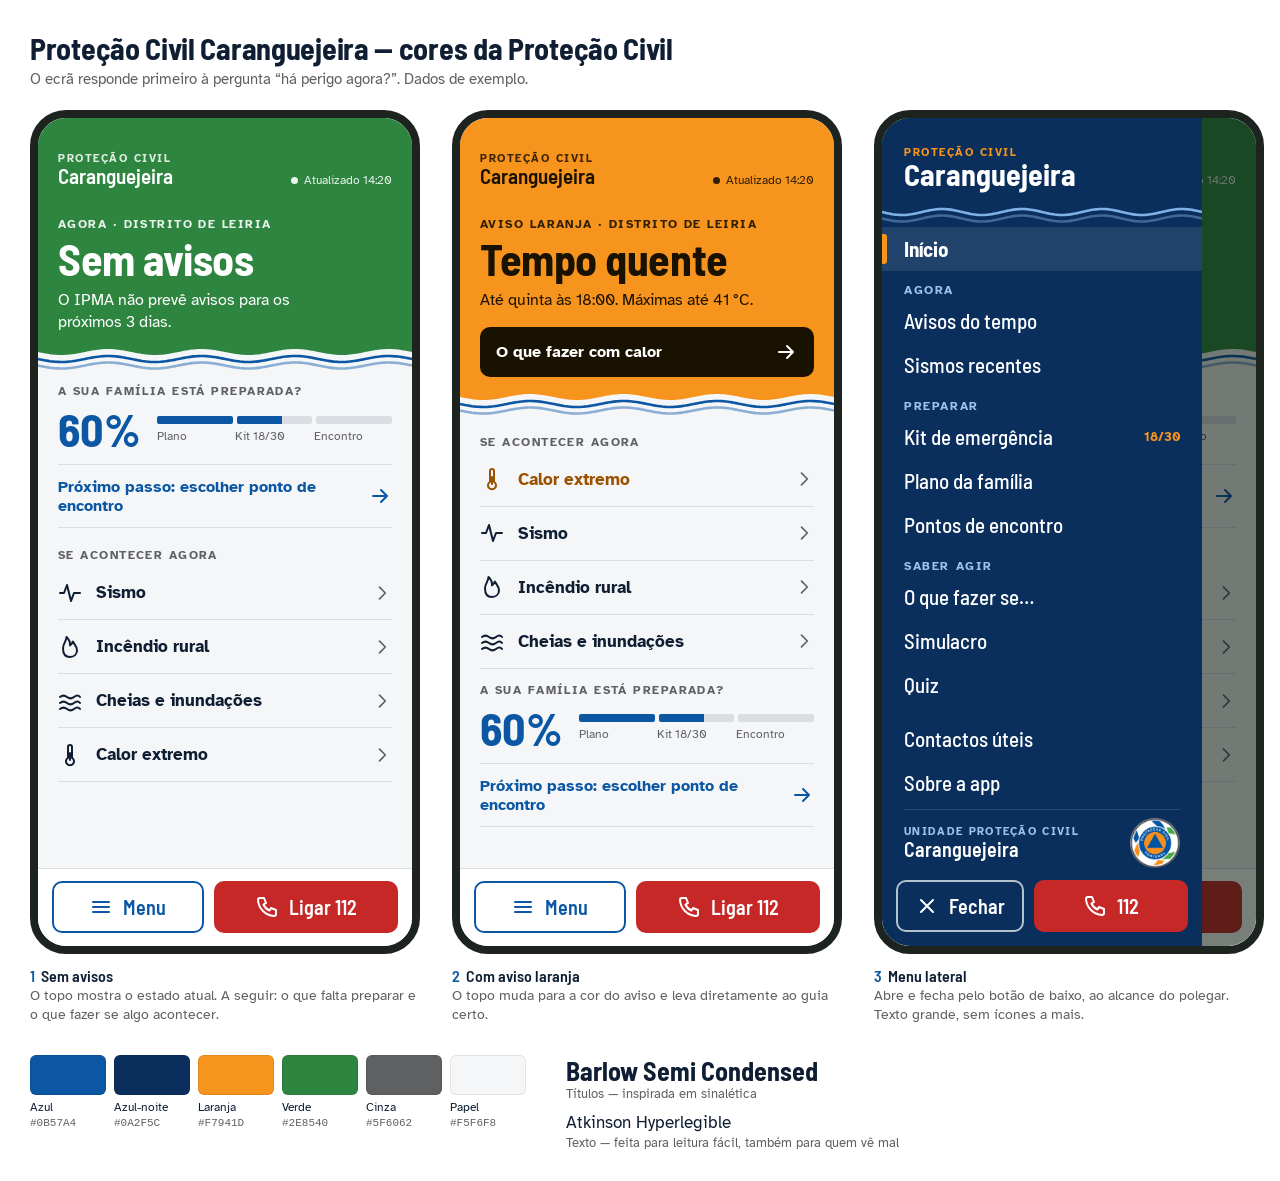
<file: docs/mockup/index.html>
<!doctype html>
<html lang="pt-PT">
<head>
<meta charset="utf-8">
<style>
  @font-face { font-family: "Atkinson"; src: url(fonts/atkinson-hyperlegible-latin-400-normal.woff2); font-weight: 400; }
  @font-face { font-family: "Atkinson"; src: url(fonts/atkinson-hyperlegible-latin-700-normal.woff2); font-weight: 700; }
  @font-face { font-family: "Barlow SC"; src: url(fonts/barlow-semi-condensed-latin-500-normal.woff2); font-weight: 500; }
  @font-face { font-family: "Barlow SC"; src: url(fonts/barlow-semi-condensed-latin-600-normal.woff2); font-weight: 600; }
  @font-face { font-family: "Barlow SC"; src: url(fonts/barlow-semi-condensed-latin-700-normal.woff2); font-weight: 700; }

  :root {
    --azul: #0B57A4;
    --azul-noite: #0A2F5C;
    --azul-luz: #9CC3EE;
    --laranja-pc: #F7941D;
    --verde: #2E8540;
    --papel: #F5F6F8;
    --linha: #DADDE2;
    --tinta: #0F1E33;
    --tinta-2: #5F6062;
    --laranja: #F7941D;
    --vermelho: #C62828;
  }
  * { box-sizing: border-box; margin: 0; padding: 0; }
  body { font-family: Atkinson, sans-serif; background: #fff; color: var(--tinta); width: 1294px; padding: 30px; }
  .h { font-family: "Barlow SC", sans-serif; }
  h1 { font-family: "Barlow SC"; font-weight: 700; font-size: 30px; letter-spacing: -.01em; }
  .lead { font-size: 15px; color: var(--tinta-2); margin: 4px 0 22px; }
  .phones { display: flex; gap: 32px; }
  .cap { font-family: "Barlow SC"; font-weight: 600; font-size: 16px; margin-top: 12px; }
  .cap span { color: var(--azul); margin-right: 6px; }
  .capsub { font-size: 13.5px; color: var(--tinta-2); margin-top: 2px; width: 390px; line-height: 1.4; }
  .phone { width: 390px; height: 844px; border-radius: 36px; border: 8px solid #1d2420; overflow: hidden; position: relative; background: var(--papel); }

  svg.i { width: 24px; height: 24px; fill: none; stroke: currentColor; stroke-width: 2; stroke-linecap: round; stroke-linejoin: round; flex: none; }

  /* status block */
  .status { color: #fff; padding: 34px 20px 14px; }
  .status.calmo { background: var(--verde); }
  .status.laranja { background: var(--laranja); color: #1A1200; }
  .top { display: flex; justify-content: space-between; align-items: flex-end; }
  .wm-s { font-size: 11px; font-weight: 700; letter-spacing: .14em; opacity: .85; }
  .wm { font-family: "Barlow SC"; font-weight: 600; font-size: 21px; line-height: 1.05; }
  .upd { font-size: 12px; opacity: .9; display: flex; align-items: center; gap: 6px; }
  .upd i { width: 7px; height: 7px; border-radius: 50%; background: currentColor; display: inline-block; }
  .lbl { font-size: 12px; font-weight: 700; letter-spacing: .12em; margin-top: 30px; opacity: .9; }
  .big { font-family: "Barlow SC"; font-weight: 700; font-size: 44px; line-height: 1; margin-top: 6px; letter-spacing: -.01em; }
  .desc { font-size: 15.5px; line-height: 1.4; margin-top: 8px; max-width: 290px; }
  .act { margin-top: 16px; height: 50px; border-radius: 10px; background: #1A1200; color: #fff; display: flex; align-items: center; justify-content: space-between; padding: 0 16px; font-weight: 700; font-size: 16px; }
  svg.edge { display: block; width: 100%; height: 24px; }

  .sec { padding: 14px 20px 0; }
  .cap2 { font-size: 12px; font-weight: 700; letter-spacing: .12em; color: var(--tinta-2); }
  .prep { display: flex; align-items: center; gap: 16px; margin-top: 8px; }
  .pct { font-family: "Barlow SC"; font-weight: 700; font-size: 46px; line-height: 1; color: var(--azul); }
  .segs { flex: 1; }
  .seg { display: flex; gap: 4px; }
  .seg div { flex: 1; height: 8px; border-radius: 2px; background: var(--linha); position: relative; overflow: hidden; }
  .seg .done { background: var(--azul); }
  .seg .half::after { content: ""; position: absolute; inset: 0 40% 0 0; background: var(--azul); }
  .seglbl { display: flex; font-size: 12px; color: var(--tinta-2); margin-top: 5px; }
  .seglbl span { flex: 1; }
  .next { margin-top: 12px; display: flex; justify-content: space-between; align-items: center; font-weight: 700; font-size: 15.5px; color: var(--azul); padding: 12px 0; border-top: 1px solid var(--linha); border-bottom: 1px solid var(--linha); }

  .rows { margin-top: 4px; }
  .row { display: flex; align-items: center; gap: 14px; height: 54px; border-bottom: 1px solid var(--linha); font-size: 17px; font-weight: 700; }
  .row .chev { margin-left: auto; color: var(--tinta-2); width: 20px; height: 20px; }
  .row.hl { color: #9A5200; }

  .bar { position: absolute; left: 0; right: 0; bottom: 0; height: 78px; background: #fff; border-top: 1px solid var(--linha); display: flex; gap: 10px; padding: 12px 14px 14px; }
  .btn { height: 52px; border-radius: 10px; display: flex; align-items: center; justify-content: center; gap: 10px; font-family: "Barlow SC"; font-weight: 600; font-size: 20px; }
  .btn.menu { flex: 1; border: 2px solid var(--azul); color: var(--azul); }
  .btn.sos { flex: 1.25; background: var(--vermelho); color: #fff; }

  /* drawer */
  .dim { position: absolute; inset: 0; background: rgba(10,20,14,.55); }
  .drawer { position: absolute; top: 0; bottom: 0; left: 0; width: 320px; background: var(--azul-noite); color: #fff; display: flex; flex-direction: column; }
  .dtop { padding: 28px 22px 10px; }
  .drawer > * { flex-shrink: 0; }
  .drawer > .nav { flex-shrink: 1; overflow: hidden; }
  .dtop .wm-s { color: var(--laranja-pc); opacity: 1; }
  .dtop .wm { font-size: 30px; font-weight: 700; }
  .nav { flex: 1; padding: 4px 0; }
  .g { font-size: 11.5px; font-weight: 700; letter-spacing: .14em; color: var(--azul-luz); padding: 12px 22px 2px; }
  .n { font-family: "Barlow SC"; font-weight: 500; font-size: 21px; height: 44px; display: flex; align-items: center; padding: 0 22px; position: relative; }
  .n.on { background: rgba(255,255,255,.09); font-weight: 700; }
  .n.on::before { content: ""; position: absolute; left: 0; top: 7px; bottom: 7px; width: 5px; background: var(--laranja-pc); border-radius: 0 3px 3px 0; }
  .n small { margin-left: auto; font-family: Atkinson; font-size: 13px; font-weight: 700; color: var(--laranja-pc); }
  .hr { height: 1px; background: rgba(255,255,255,.14); margin: 8px 22px; }
  .unit { display: flex; align-items: center; justify-content: space-between; gap: 12px; margin: 0 22px; padding: 8px 0; border-top: 1px solid rgba(255,255,255,.14); }
  .unit-s { font-size: 11px; font-weight: 700; letter-spacing: .12em; color: var(--azul-luz); }
  .unit-n { font-family: "Barlow SC"; font-weight: 600; font-size: 20px; line-height: 1.15; }
  .unit img { width: 50px; height: 50px; flex: none; }
  .dbar { display: flex; gap: 10px; padding: 4px 14px 14px; }
  .dbar .btn.menu { border-color: rgba(255,255,255,.7); color: #fff; }

  /* palette strip */
  .foot { display: flex; gap: 40px; margin-top: 30px; align-items: flex-start; }
  .chips { display: flex; gap: 8px; }
  .chip { width: 76px; }
  .chip div { height: 40px; border-radius: 6px; border: 1px solid rgba(0,0,0,.08); }
  .chip p { font-size: 12px; margin-top: 5px; line-height: 1.3; }
  .chip code { font-size: 11px; color: var(--tinta-2); font-family: "JetBrains Mono", monospace; }
  .type p { font-size: 13px; color: var(--tinta-2); }
  .type .a { font-family: "Barlow SC"; font-weight: 700; font-size: 26px; color: var(--tinta); }
  .type .b { font-family: Atkinson; font-size: 17px; color: var(--tinta); margin-bottom: 2px; }
</style>
</head>
<body>
  <h1>Proteção Civil Caranguejeira — cores da Proteção Civil</h1>
  <p class="lead">O ecrã responde primeiro à pergunta “há perigo agora?”. Dados de exemplo.</p>

  <div class="phones">
    <div>
      <div class="phone" id="p1"></div>
      <div class="cap"><span>1</span>Sem avisos</div>
      <div class="capsub">O topo mostra o estado atual. A seguir: o que falta preparar e o que fazer se algo acontecer.</div>
    </div>
    <div>
      <div class="phone" id="p2"></div>
      <div class="cap"><span>2</span>Com aviso laranja</div>
      <div class="capsub">O topo muda para a cor do aviso e leva diretamente ao guia certo.</div>
    </div>
    <div>
      <div class="phone" id="p3"></div>
      <div class="cap"><span>3</span>Menu lateral</div>
      <div class="capsub">Abre e fecha pelo botão de baixo, ao alcance do polegar. Texto grande, sem ícones a mais.</div>
    </div>
  </div>

  <div class="foot">
    <div class="chips">
      <div class="chip"><div style="background:#0B57A4"></div><p>Azul<br><code>#0B57A4</code></p></div>
      <div class="chip"><div style="background:#0A2F5C"></div><p>Azul-noite<br><code>#0A2F5C</code></p></div>
      <div class="chip"><div style="background:#F7941D"></div><p>Laranja<br><code>#F7941D</code></p></div>
      <div class="chip"><div style="background:#2E8540"></div><p>Verde<br><code>#2E8540</code></p></div>
      <div class="chip"><div style="background:#5F6062"></div><p>Cinza<br><code>#5F6062</code></p></div>
      <div class="chip"><div style="background:#F5F6F8"></div><p>Papel<br><code>#F5F6F8</code></p></div>
    </div>
    <div class="type">
      <div class="a">Barlow Semi Condensed</div><p>Títulos — inspirada em sinalética</p>
      <div class="b" style="margin-top:10px">Atkinson Hyperlegible</div><p>Texto — feita para leitura fácil, também para quem vê mal</p>
    </div>
  </div>

<script>
const I = {
  menu: '<path d="M4 7h16M4 12h16M4 17h16"/>',
  phone: '<path d="M5 3h4l2 5-2.5 1.5a11 11 0 0 0 6 6L16 13l5 2v4a2 2 0 0 1-2 2A17 17 0 0 1 3 5a2 2 0 0 1 2-2z"/>',
  chev: '<path d="M9 5l7 7-7 7"/>',
  arrow: '<path d="M5 12h14M13 6l6 6-6 6"/>',
  close: '<path d="M6 6l12 12M18 6 6 18"/>',
  quake: '<path d="M2 12h4l3-8 4 16 3-8h6"/>',
  fire: '<path d="M12 22c4 0 7-2.7 7-6.8 0-3.6-2.6-6-4.2-8.7-.5 2-1.5 3.2-2.8 3.9C12.3 7 11 4.4 8.5 2c.3 3.6-3.5 6.6-3.5 11.2C5 19.3 8 22 12 22z"/>',
  flood: '<path d="M2 8c2.5-2 4.5-2 7 0s4.5 2 7 0 4.5-2 6 0M2 14c2.5-2 4.5-2 7 0s4.5 2 7 0 4.5-2 6 0M2 20c2.5-2 4.5-2 7 0s4.5 2 7 0 4.5-2 6 0"/>',
  heat: '<path d="M14 14.8V4a2 2 0 0 0-4 0v10.8a4 4 0 1 0 4 0z"/><path d="M12 10v7"/>'
};
const ic = (n, cls = 'i') => `<svg class="${cls}" viewBox="0 0 24 24">${I[n]}</svg>`;

// Bottom edge of the status block: wavy, with two blue waves, like the coat of arms.
function edge(fill, wave = '#0B57A4') {
  const W = 374, L = W / 4, pts = (y0, a) => {
    let s = '';
    for (let x = 0; x <= W; x += 2) s += `${x},${(y0 + a * Math.sin(2 * Math.PI * x / L)).toFixed(2)} `;
    return s.trim();
  };
  return `<svg class="edge" viewBox="0 0 ${W} 24" preserveAspectRatio="none">
    <polygon points="0,0 ${pts(6, 3)} ${W},0" fill="${fill}"/>
    <polyline points="${pts(13, 3)}" fill="none" stroke="${wave}" stroke-width="2.6"/>
    <polyline points="${pts(19.5, 3)}" fill="none" stroke="${wave}" stroke-width="2.6" opacity=".45"/>
  </svg>`;
}

const head = `
  <div class="top">
    <div><div class="wm-s">PROTEÇÃO CIVIL</div><div class="wm">Caranguejeira</div></div>
    <div class="upd"><i></i>Atualizado 14:20</div>
  </div>`;

const statusCalmo = `
  <div class="status calmo">${head}
    <div class="lbl">AGORA · DISTRITO DE LEIRIA</div>
    <div class="big">Sem avisos</div>
    <div class="desc">O IPMA não prevê avisos para os próximos 3 dias.</div>
  </div>${edge('#2E8540')}`;

const statusLaranja = `
  <div class="status laranja">${head}
    <div class="lbl">AVISO LARANJA · DISTRITO DE LEIRIA</div>
    <div class="big">Tempo quente</div>
    <div class="desc">Até quinta às 18:00. Máximas até 41 °C.</div>
    <div class="act">O que fazer com calor ${ic('arrow')}</div>
  </div>${edge('#F7941D')}`;

const prep = `
  <div class="sec">
    <div class="cap2">A SUA FAMÍLIA ESTÁ PREPARADA?</div>
    <div class="prep">
      <div class="pct">60%</div>
      <div class="segs">
        <div class="seg"><div class="done"></div><div class="half"></div><div></div></div>
        <div class="seglbl"><span>Plano</span><span>Kit 18/30</span><span>Encontro</span></div>
      </div>
    </div>
    <div class="next">Próximo passo: escolher ponto de encontro ${ic('arrow')}</div>
  </div>`;

const risks = (first) => {
  const all = [['quake', 'Sismo'], ['fire', 'Incêndio rural'], ['flood', 'Cheias e inundações'], ['heat', 'Calor extremo']];
  const list = first ? [all[3], all[0], all[1], all[2]] : all;
  return `
  <div class="sec">
    <div class="cap2" style="margin-top:6px">SE ACONTECER AGORA</div>
    <div class="rows">${list.map(([k, t], i) =>
      `<div class="row${first && i === 0 ? ' hl' : ''}">${ic(k)}${t}${ic('chev', 'i chev')}</div>`).join('')}
    </div>
  </div>`;
};

const bar = `
  <div class="bar">
    <div class="btn menu">${ic('menu')}Menu</div>
    <div class="btn sos">${ic('phone')}Ligar 112</div>
  </div>`;

document.getElementById('p1').innerHTML = statusCalmo + prep + risks(false) + bar;
document.getElementById('p2').innerHTML = statusLaranja + risks(true) + prep + bar;

const n = (t, extra = '', on = false) => `<div class="n${on ? ' on' : ''}">${t}${extra}</div>`;
document.getElementById('p3').innerHTML = statusCalmo + prep + risks(false) + bar + `
  <div class="dim"></div>
  <div class="drawer">
    <div class="dtop"><div class="wm-s">PROTEÇÃO CIVIL</div><div class="wm">Caranguejeira</div></div>
    ${edge('#0A2F5C', '#7FB0E6').replace('class="edge"', 'class="edge" style="margin-top:-2px"')}
    <div class="nav">
      ${n('Início', '', true)}
      <div class="g">AGORA</div>
      ${n('Avisos do tempo')}
      ${n('Sismos recentes')}
      <div class="g">PREPARAR</div>
      ${n('Kit de emergência', '<small>18/30</small>')}
      ${n('Plano da família')}
      ${n('Pontos de encontro')}
      <div class="g">SABER AGIR</div>
      ${n('O que fazer se…')}
      ${n('Simulacro')}
      ${n('Quiz')}
      <div style="height:10px"></div>
      ${n('Contactos úteis')}
      ${n('Sobre a app')}
    </div>
    <div class="unit">
      <div><div class="unit-s">UNIDADE PROTEÇÃO CIVIL</div><div class="unit-n">Caranguejeira</div></div>
      <img src="logo-protecao-civil.png" alt="Proteção Civil">
    </div>
    <div class="dbar">
      <div class="btn menu">${ic('close')}Fechar</div>
      <div class="btn sos">${ic('phone')}112</div>
    </div>
  </div>`;
</script>
</body>
</html>
</file>
